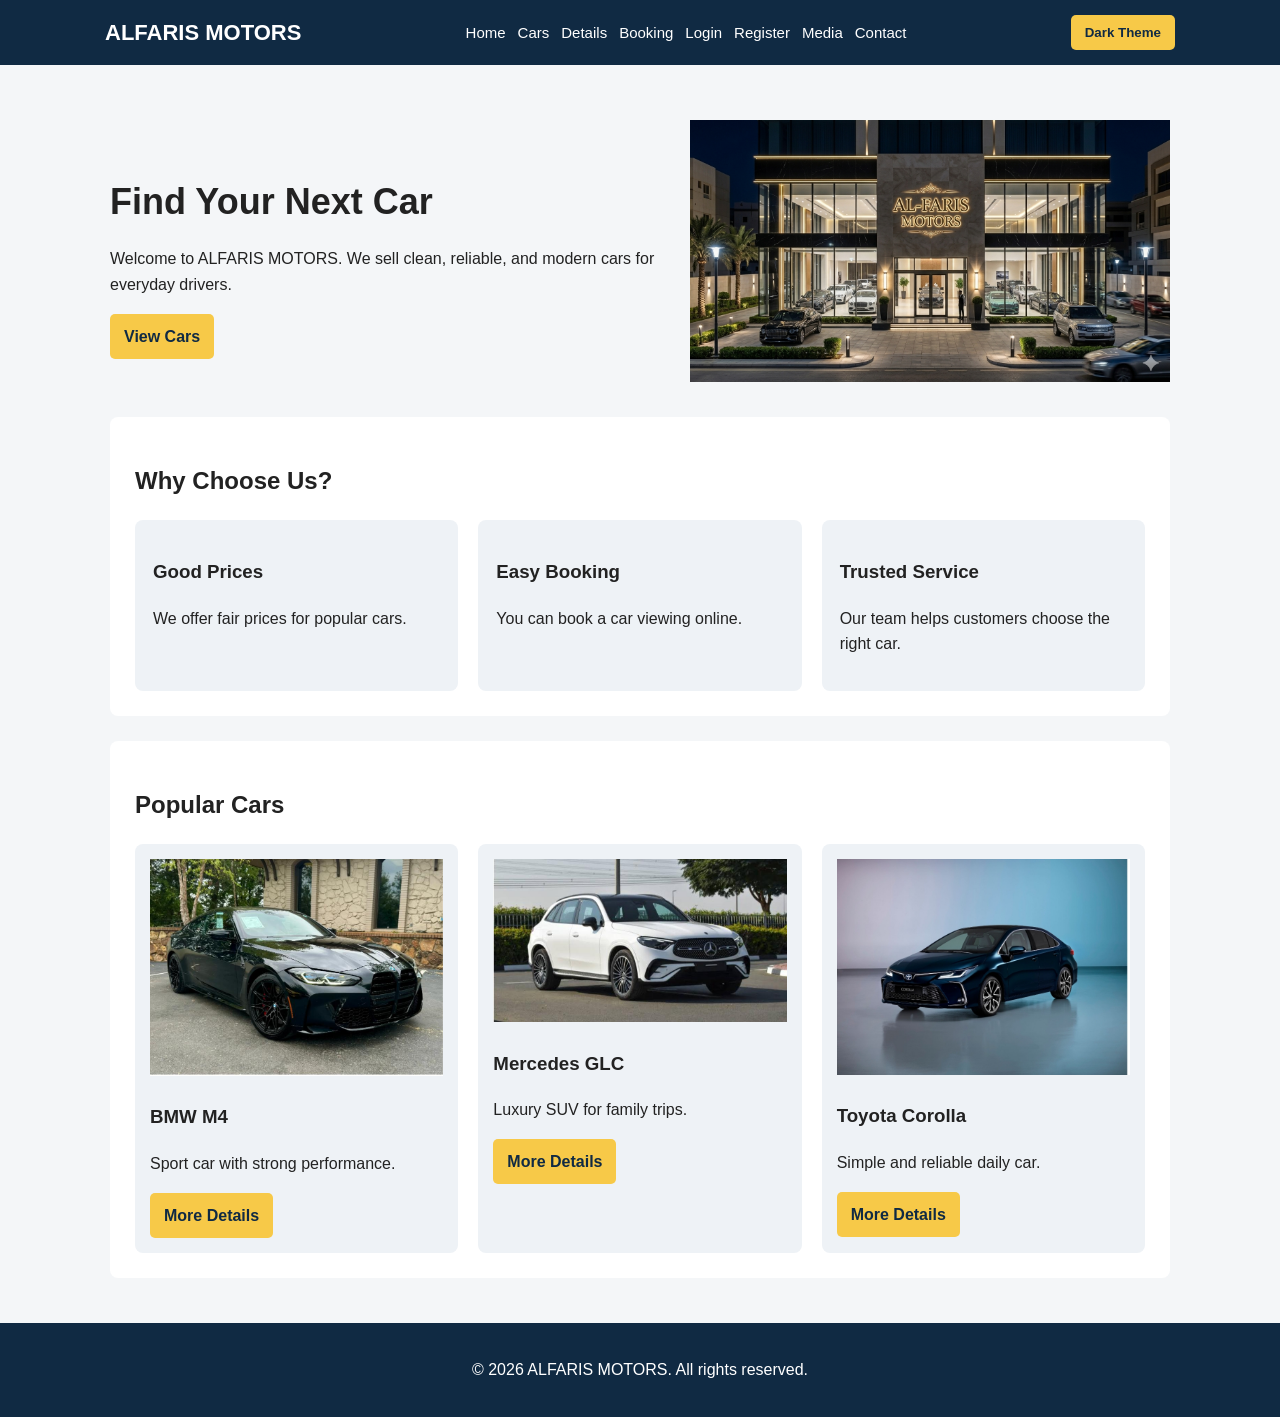
<file: index.html>
<!DOCTYPE html>
<html lang="en">
<head>
    <meta charset="UTF-8">
    <meta name="viewport" content="width=device-width, initial-scale=1.0">
    <title>ALFARIS MOTORS - Home</title>
    <link rel="stylesheet" href="style.css">
</head>
<body>
    <header>
        <nav class="navbar">
            <h1 class="logo">ALFARIS MOTORS</h1>
            <ul class="nav-links">
                <li><a href="index.html">Home</a></li>
                <li><a href="cars.html">Cars</a></li>
                <li><a href="car-details.html">Details</a></li>
                <li><a href="booking.html">Booking</a></li>
                <li><a href="login.html">Login</a></li>
                <li><a href="register.html">Register</a></li>
                <li><a href="media.html">Media</a></li>
                <li><a href="contact.html">Contact</a></li>
            </ul>
            <button id="themeButton" class="theme-button">Dark Theme</button>
        </nav>
    </header>

    <main>
        <section class="hero">
            <div class="hero-text">
                <h2>Find Your Next Car</h2>
                <p>Welcome to ALFARIS MOTORS. We sell clean, reliable, and modern cars for everyday drivers.</p>
                <a class="main-button" href="cars.html">View Cars</a>
            </div>
            <img src="showroom.png" alt="Car showroom">
        </section>

        <section class="section">
            <h2>Why Choose Us?</h2>
            <div class="features">
                <div class="feature-box">
                    <h3>Good Prices</h3>
                    <p>We offer fair prices for popular cars.</p>
                </div>
                <div class="feature-box">
                    <h3>Easy Booking</h3>
                    <p>You can book a car viewing online.</p>
                </div>
                <div class="feature-box">
                    <h3>Trusted Service</h3>
                    <p>Our team helps customers choose the right car.</p>
                </div>
            </div>
        </section>

        <section class="section">
            <h2>Popular Cars</h2>
            <div class="car-grid">
                <div class="car-card">
                    <img src="bmw-m4.jpeg" alt="BMW M4">
                    <h3>BMW M4</h3>
                    <p>Sport car with strong performance.</p>
                    <a href="car-details.html" class="small-button">More Details</a>
                </div>
                <div class="car-card">
                    <img src="mercedes-glc.jpeg" alt="Mercedes GLC">
                    <h3>Mercedes GLC</h3>
                    <p>Luxury SUV for family trips.</p>
                    <a href="car-details.html" class="small-button">More Details</a>
                </div>
                <div class="car-card">
                    <img src="toyota-corolla.jpg" alt="Toyota Corolla">
                    <h3>Toyota Corolla</h3>
                    <p>Simple and reliable daily car.</p>
                    <a href="car-details.html" class="small-button">More Details</a>
                </div>
            </div>
        </section>
    </main>

    <footer>
        <p>&copy; 2026 ALFARIS MOTORS. All rights reserved.</p>
    </footer>

    <script src="main.js"></script>
</body>
</html>
</file>
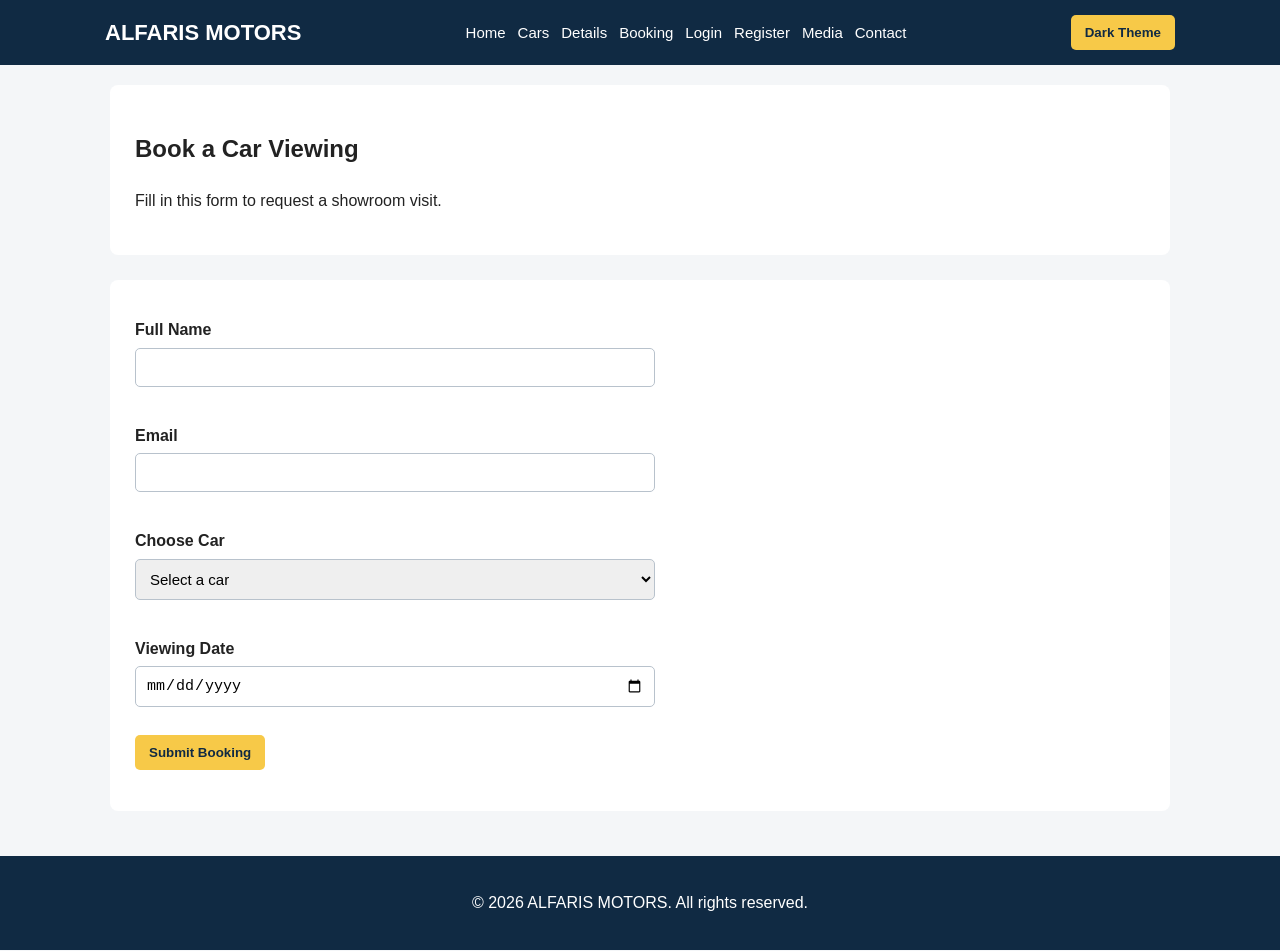
<file: booking.html>
<!DOCTYPE html>
<html lang="en">
<head>
    <meta charset="UTF-8">
    <meta name="viewport" content="width=device-width, initial-scale=1.0">
    <title>ALFARIS MOTORS - Booking</title>
    <link rel="stylesheet" href="style.css">
</head>
<body>
    <header>
        <nav class="navbar">
            <h1 class="logo">ALFARIS MOTORS</h1>
            <ul class="nav-links">
                <li><a href="index.html">Home</a></li>
                <li><a href="cars.html">Cars</a></li>
                <li><a href="car-details.html">Details</a></li>
                <li><a href="booking.html">Booking</a></li>
                <li><a href="login.html">Login</a></li>
                <li><a href="register.html">Register</a></li>
                <li><a href="media.html">Media</a></li>
                <li><a href="contact.html">Contact</a></li>
            </ul>
            <button id="themeButton" class="theme-button">Dark Theme</button>
        </nav>
    </header>

    <main>
        <section class="page-title">
            <h2>Book a Car Viewing</h2>
            <p>Fill in this form to request a showroom visit.</p>
        </section>

        <section class="form-section">
            <form id="bookingForm" novalidate>
                <label for="bookingName">Full Name</label>
                <input type="text" id="bookingName">
                <p class="error" id="bookingNameError"></p>

                <label for="bookingEmail">Email</label>
                <input type="email" id="bookingEmail">
                <p class="error" id="bookingEmailError"></p>

                <label for="bookingCar">Choose Car</label>
                <select id="bookingCar">
                    <option value="">Select a car</option>
                    <option>BMW M4</option>
                    <option>Mercedes GLC</option>
                    <option>Toyota Corolla</option>
                    <option>Honda Civic</option>
                    <option>Audi A6</option>
                    <option>Kia Sportage</option>
                </select>
                <p class="error" id="bookingCarError"></p>

                <label for="bookingDate">Viewing Date</label>
                <input type="date" id="bookingDate">
                <p class="error" id="bookingDateError"></p>

                <button type="submit" class="main-button">Submit Booking</button>
                <p class="success" id="bookingSuccess"></p>
            </form>
        </section>
    </main>

    <footer>
        <p>&copy; 2026 ALFARIS MOTORS. All rights reserved.</p>
    </footer>

    <script src="main.js"></script>
</body>
</html>
</file>
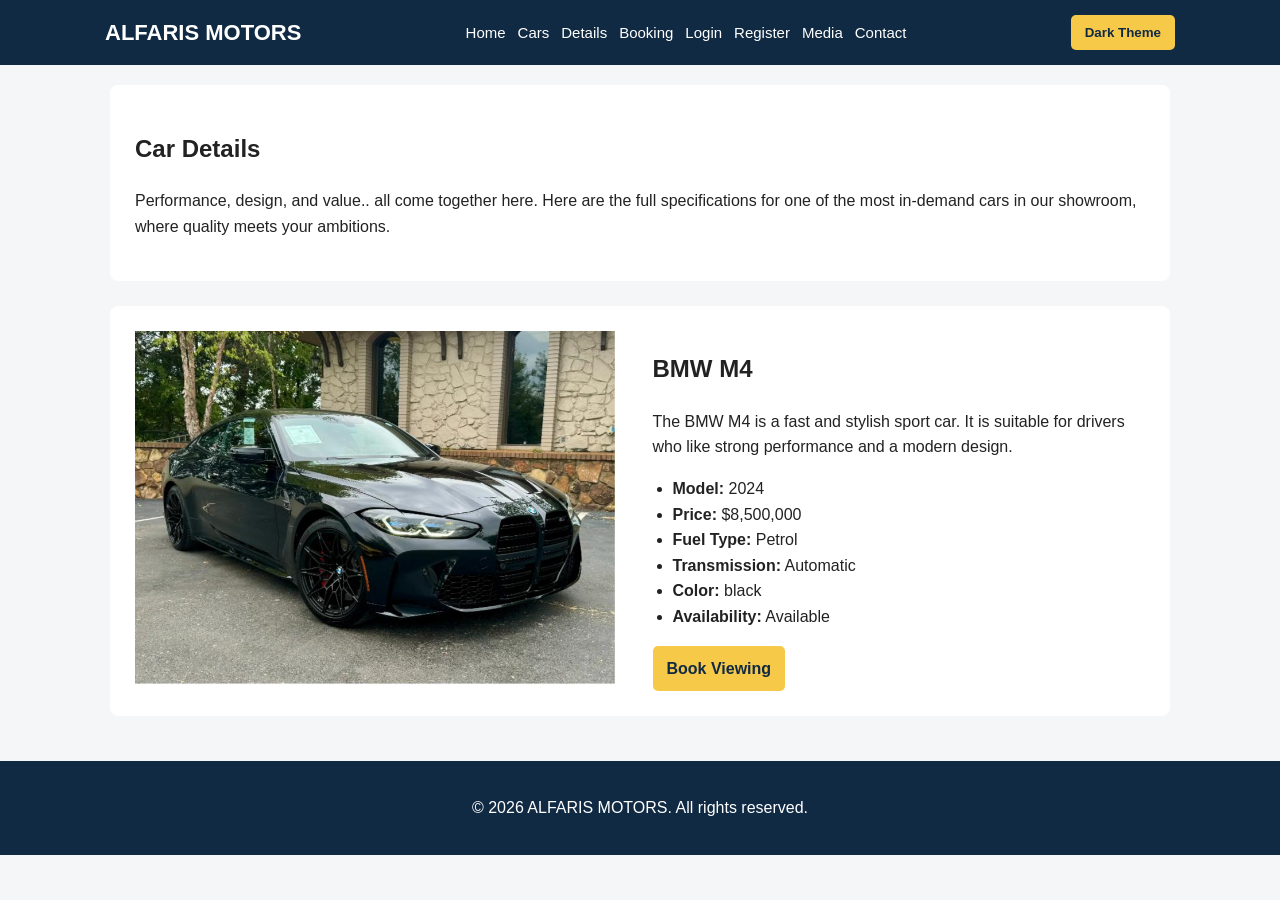
<file: car-details.html>
<!DOCTYPE html>
<html lang="en">
<head>
    <meta charset="UTF-8">
    <meta name="viewport" content="width=device-width, initial-scale=1.0">
    <title>ALFARIS MOTORS - Car Details</title>
    <link rel="stylesheet" href="style.css">
</head>
<body>
    <header>
        <nav class="navbar">
            <h1 class="logo">ALFARIS MOTORS</h1>
            <ul class="nav-links">
                <li><a href="index.html">Home</a></li>
                <li><a href="cars.html">Cars</a></li>
                <li><a href="car-details.html">Details</a></li>
                <li><a href="booking.html">Booking</a></li>
                <li><a href="login.html">Login</a></li>
                <li><a href="register.html">Register</a></li>
                <li><a href="media.html">Media</a></li>
                <li><a href="contact.html">Contact</a></li>
            </ul>
            <button id="themeButton" class="theme-button">Dark Theme</button>
        </nav>
    </header>

    <main>
        <section class="page-title">
            <h2>Car Details</h2>
            <p>Performance, design, and value.. all come together here. Here are the full specifications for one of the most in-demand cars in our showroom, where quality meets your ambitions.</p>
        </section>

        <section class="details-layout">
            <img src="bmw-m4.jpeg" alt="BMW M4">
            <div>
                <h2>BMW M4</h2>
                <p>The BMW M4 is a fast and stylish sport car. It is suitable for drivers who like strong performance and a modern design.</p>
                <ul class="info-list">
                    <li><strong>Model:</strong> 2024</li>
                    <li><strong>Price:</strong> $8,500,000</li>
                    <li><strong>Fuel Type:</strong> Petrol</li>
                    <li><strong>Transmission:</strong> Automatic</li>
                    <li><strong>Color:</strong> black</li>
                    <li><strong>Availability:</strong> Available</li>
                </ul>
                <a href="booking.html" class="main-button">Book Viewing</a>
            </div>
        </section>
    </main>

    <footer>
        <p>&copy; 2026 ALFARIS MOTORS. All rights reserved.</p>
    </footer>

    <script src="main.js"></script>
</body>
</html>
</file>
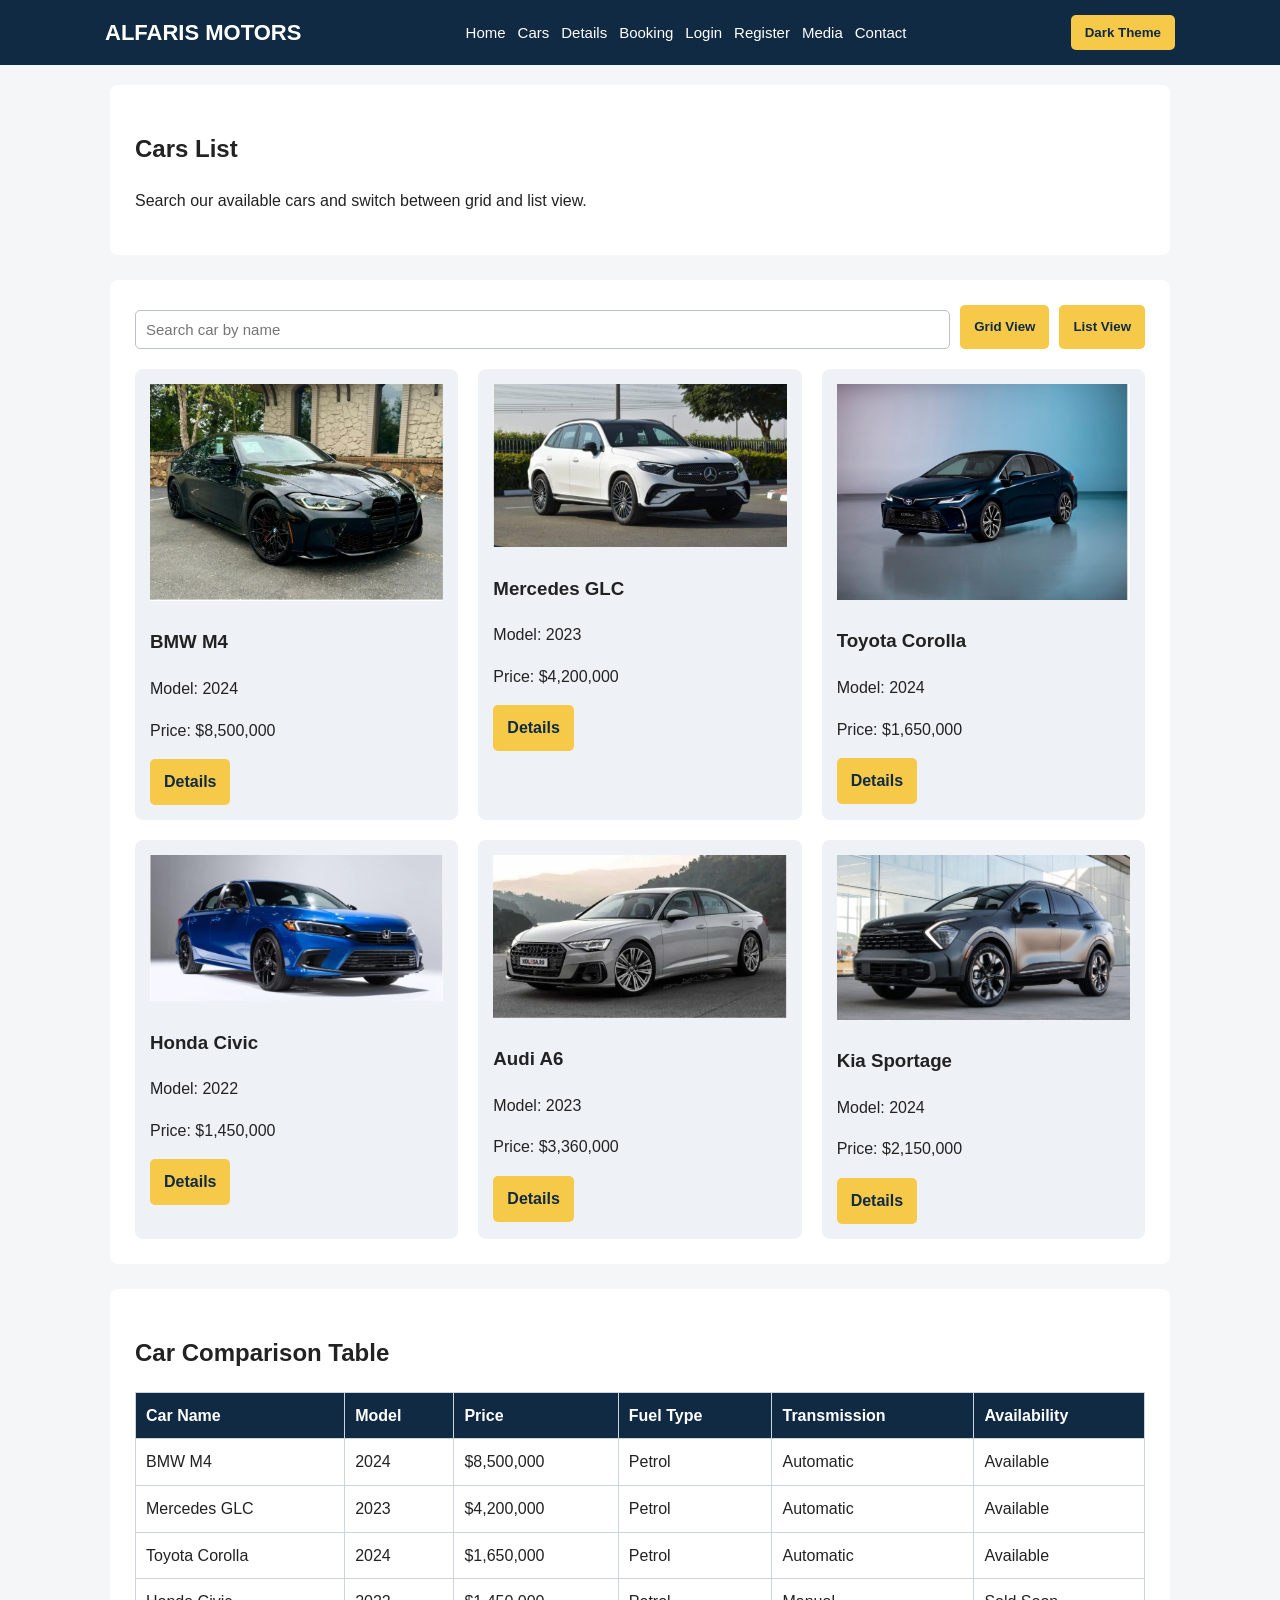
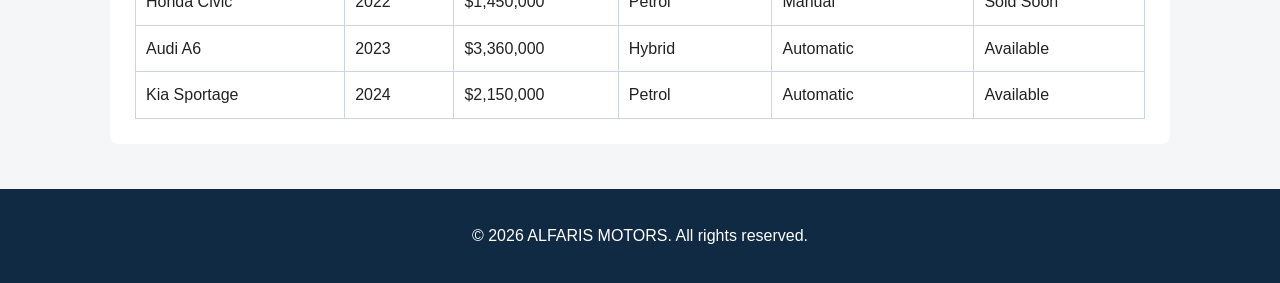
<file: cars.html>
<!DOCTYPE html>
<html lang="en">
<head>
    <meta charset="UTF-8">
    <meta name="viewport" content="width=device-width, initial-scale=1.0">
    <title>ALFARIS MOTORS - Cars</title>
    <link rel="stylesheet" href="style.css">
</head>
<body>
    <header>
        <nav class="navbar">
            <h1 class="logo">ALFARIS MOTORS</h1>
            <ul class="nav-links">
                <li><a href="index.html">Home</a></li>
                <li><a href="cars.html">Cars</a></li>
                <li><a href="car-details.html">Details</a></li>
                <li><a href="booking.html">Booking</a></li>
                <li><a href="login.html">Login</a></li>
                <li><a href="register.html">Register</a></li>
                <li><a href="media.html">Media</a></li>
                <li><a href="contact.html">Contact</a></li>
            </ul>
            <button id="themeButton" class="theme-button">Dark Theme</button>
        </nav>
    </header>

    <main>
        <section class="page-title">
            <h2>Cars List</h2>
            <p>Search our available cars and switch between grid and list view.</p>
        </section>

        <section class="section">
            <div class="tools">
                <input type="text" id="searchInput" placeholder="Search car by name">
                <button id="gridButton" class="small-button">Grid View</button>
                <button id="listButton" class="small-button">List View</button>
            </div>

            <div id="carsContainer" class="car-grid">
                <div class="car-card" data-name="BMW M4">
                    <img src="bmw-m4.jpeg" alt="BMW M4">
                    <h3>BMW M4</h3>
                    <p>Model: 2024</p>
                    <p>Price: $8,500,000</p>
                    <a href="car-details.html" class="small-button">Details</a>
                </div>
                <div class="car-card" data-name="Mercedes GLC">
                    <img src="mercedes-glc.jpeg" alt="Mercedes GLC">
                    <h3>Mercedes GLC</h3>
                    <p>Model: 2023</p>
                    <p>Price: $4,200,000</p>
                    <a href="car-details.html" class="small-button">Details</a>
                </div>
                <div class="car-card" data-name="Toyota Corolla">
                    <img src="toyota-corolla.jpg" alt="Toyota Corolla">
                    <h3>Toyota Corolla</h3>
                    <p>Model: 2024</p>
                    <p>Price: $1,650,000</p>
                    <a href="car-details.html" class="small-button">Details</a>
                </div>
                <div class="car-card" data-name="Honda Civic">
                    <img src="honda-civic.jpeg" alt="Honda Civic">
                    <h3>Honda Civic</h3>
                    <p>Model: 2022</p>
                    <p>Price: $1,450,000</p>
                    <a href="car-details.html" class="small-button">Details</a>
                </div>
                <div class="car-card" data-name="Audi A6">
                    <img src="audi-a6.jpeg" alt="Audi A6">
                    <h3>Audi A6</h3>
                    <p>Model: 2023</p>
                    <p>Price: $3,360,000</p>
                    <a href="car-details.html" class="small-button">Details</a>
                </div>
                <div class="car-card" data-name="Kia Sportage">
                    <img src="kia-sportage.jpeg" alt="Kia Sportage">
                    <h3>Kia Sportage</h3>
                    <p>Model: 2024</p>
                    <p>Price: $2,150,000</p>
                    <a href="car-details.html" class="small-button">Details</a>
                </div>
            </div>
        </section>

        <section class="section">
            <h2>Car Comparison Table</h2>
            <div class="table-box">
                <table>
                    <thead>
                        <tr>
                            <th>Car Name</th>
                            <th>Model</th>
                            <th>Price</th>
                            <th>Fuel Type</th>
                            <th>Transmission</th>
                            <th>Availability</th>
                        </tr>
                    </thead>
                    <tbody>
                        <tr>
                            <td>BMW M4</td>
                            <td>2024</td>
                            <td>$8,500,000</td>
                            <td>Petrol</td>
                            <td>Automatic</td>
                            <td>Available</td>
                        </tr>
                        <tr>
                            <td>Mercedes GLC</td>
                            <td>2023</td>
                            <td>$4,200,000</td>
                            <td>Petrol</td>
                            <td>Automatic</td>
                            <td>Available</td>
                        </tr>
                        <tr>
                            <td>Toyota Corolla</td>
                            <td>2024</td>
                            <td>$1,650,000</td>
                            <td>Petrol</td>
                            <td>Automatic</td>
                            <td>Available</td>
                        </tr>
                        <tr>
                            <td>Honda Civic</td>
                            <td>2022</td>
                            <td>$1,450,000</td>
                            <td>Petrol</td>
                            <td>Manual</td>
                            <td>Sold Soon</td>
                        </tr>
                        <tr>
                            <td>Audi A6</td>
                            <td>2023</td>
                            <td>$3,360,000</td>
                            <td>Hybrid</td>
                            <td>Automatic</td>
                            <td>Available</td>
                        </tr>
                        <tr>
                            <td>Kia Sportage</td>
                            <td>2024</td>
                            <td>$2,150,000</td>
                            <td>Petrol</td>
                            <td>Automatic</td>
                            <td>Available</td>
                        </tr>
                    </tbody>
                </table>
            </div>
        </section>
    </main>

    <footer>
        <p>&copy; 2026 ALFARIS MOTORS. All rights reserved.</p>
    </footer>

    <script src="main.js"></script>
</body>
</html>
</file>
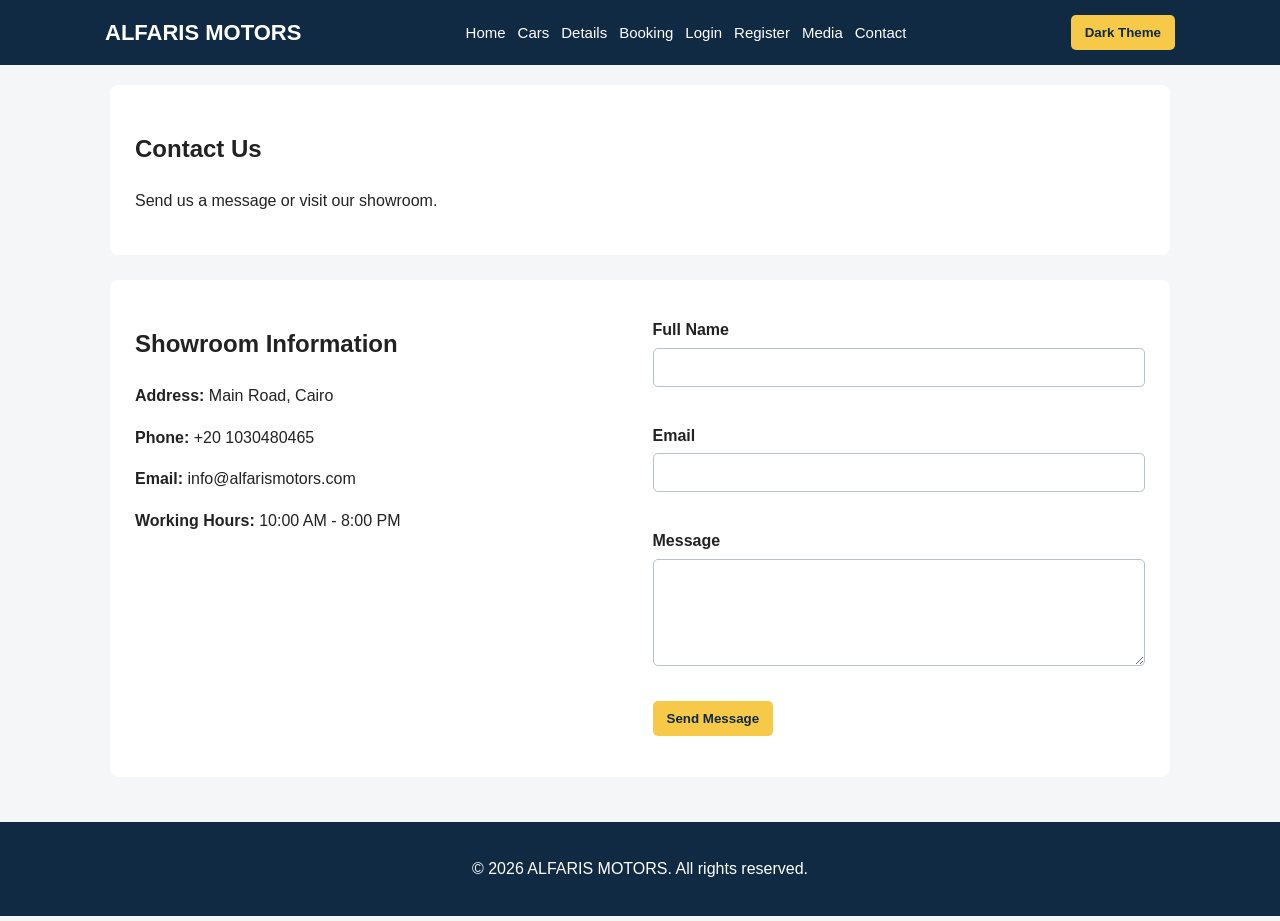
<file: contact.html>
<!DOCTYPE html>
<html lang="en">
<head>
    <meta charset="UTF-8">
    <meta name="viewport" content="width=device-width, initial-scale=1.0">
    <title>ALFARIS MOTORS - Contact</title>
    <link rel="stylesheet" href="style.css">
</head>
<body>
    <header>
        <nav class="navbar">
            <h1 class="logo">ALFARIS MOTORS</h1>
            <ul class="nav-links">
                <li><a href="index.html">Home</a></li>
                <li><a href="cars.html">Cars</a></li>
                <li><a href="car-details.html">Details</a></li>
                <li><a href="booking.html">Booking</a></li>
                <li><a href="login.html">Login</a></li>
                <li><a href="register.html">Register</a></li>
                <li><a href="media.html">Media</a></li>
                <li><a href="contact.html">Contact</a></li>
            </ul>
            <button id="themeButton" class="theme-button">Dark Theme</button>
        </nav>
    </header>

    <main>
        <section class="page-title">
            <h2>Contact Us</h2>
            <p>Send us a message or visit our showroom.</p>
        </section>

        <section class="contact-layout">
            <div class="contact-info">
                <h2>Showroom Information</h2>
                <p><strong>Address:</strong> Main Road, Cairo</p>
                <p><strong>Phone:</strong> +20 1030480465</p>
                <p><strong>Email:</strong> info@alfarismotors.com</p>
                <p><strong>Working Hours:</strong> 10:00 AM - 8:00 PM</p>
            </div>

            <form id="contactForm" novalidate>
                <label for="contactName">Full Name</label>
                <input type="text" id="contactName">
                <p class="error" id="contactNameError"></p>

                <label for="contactEmail">Email</label>
                <input type="email" id="contactEmail">
                <p class="error" id="contactEmailError"></p>

                <label for="contactMessage">Message</label>
                <textarea id="contactMessage" rows="5"></textarea>
                <p class="error" id="contactMessageError"></p>

                <button type="submit" class="main-button">Send Message</button>
                <p class="success" id="contactSuccess"></p>
            </form>
        </section>
    </main>

    <footer>
        <p>&copy; 2026 ALFARIS MOTORS. All rights reserved.</p>
    </footer>

    <script src="main.js"></script>
</body>
</html>
</file>
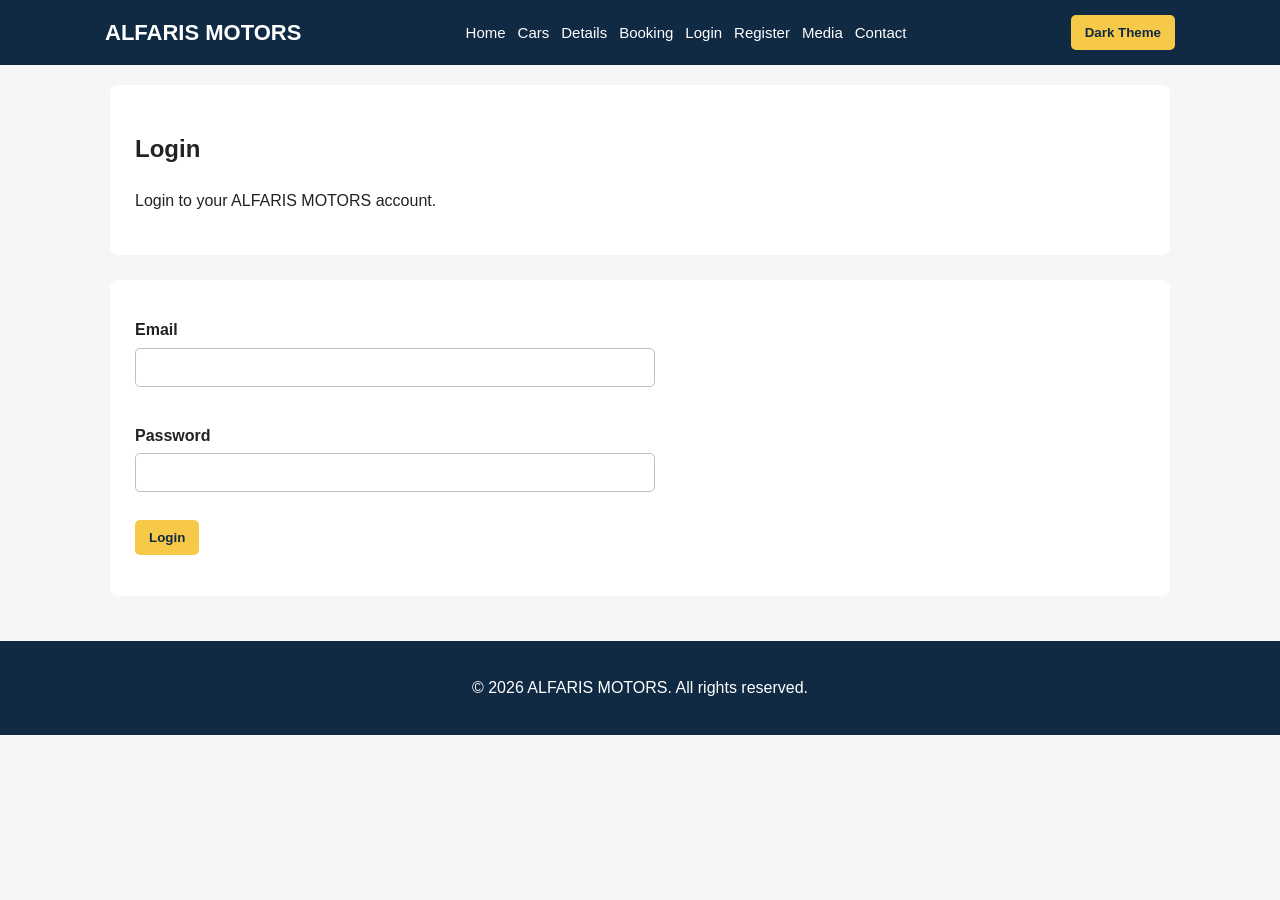
<file: login.html>
<!DOCTYPE html>
<html lang="en">
<head>
    <meta charset="UTF-8">
    <meta name="viewport" content="width=device-width, initial-scale=1.0">
    <title>ALFARIS MOTORS - Login</title>
    <link rel="stylesheet" href="style.css">
</head>
<body>
    <header>
        <nav class="navbar">
            <h1 class="logo">ALFARIS MOTORS</h1>
            <ul class="nav-links">
                <li><a href="index.html">Home</a></li>
                <li><a href="cars.html">Cars</a></li>
                <li><a href="car-details.html">Details</a></li>
                <li><a href="booking.html">Booking</a></li>
                <li><a href="login.html">Login</a></li>
                <li><a href="register.html">Register</a></li>
                <li><a href="media.html">Media</a></li>
                <li><a href="contact.html">Contact</a></li>
            </ul>
            <button id="themeButton" class="theme-button">Dark Theme</button>
        </nav>
    </header>

    <main>
        <section class="page-title">
            <h2>Login</h2>
            <p>Login to your ALFARIS MOTORS account.</p>
        </section>

        <section class="form-section">
            <form id="loginForm" novalidate>
                <label for="loginEmail">Email</label>
                <input type="email" id="loginEmail">
                <p class="error" id="loginEmailError"></p>

                <label for="loginPassword">Password</label>
                <input type="password" id="loginPassword">
                <p class="error" id="loginPasswordError"></p>

                <button type="submit" class="main-button">Login</button>
                <p class="success" id="loginSuccess"></p>
            </form>
        </section>
    </main>

    <footer>
        <p>&copy; 2026 ALFARIS MOTORS. All rights reserved.</p>
    </footer>

    <script src="main.js"></script>
</body>
</html>
</file>
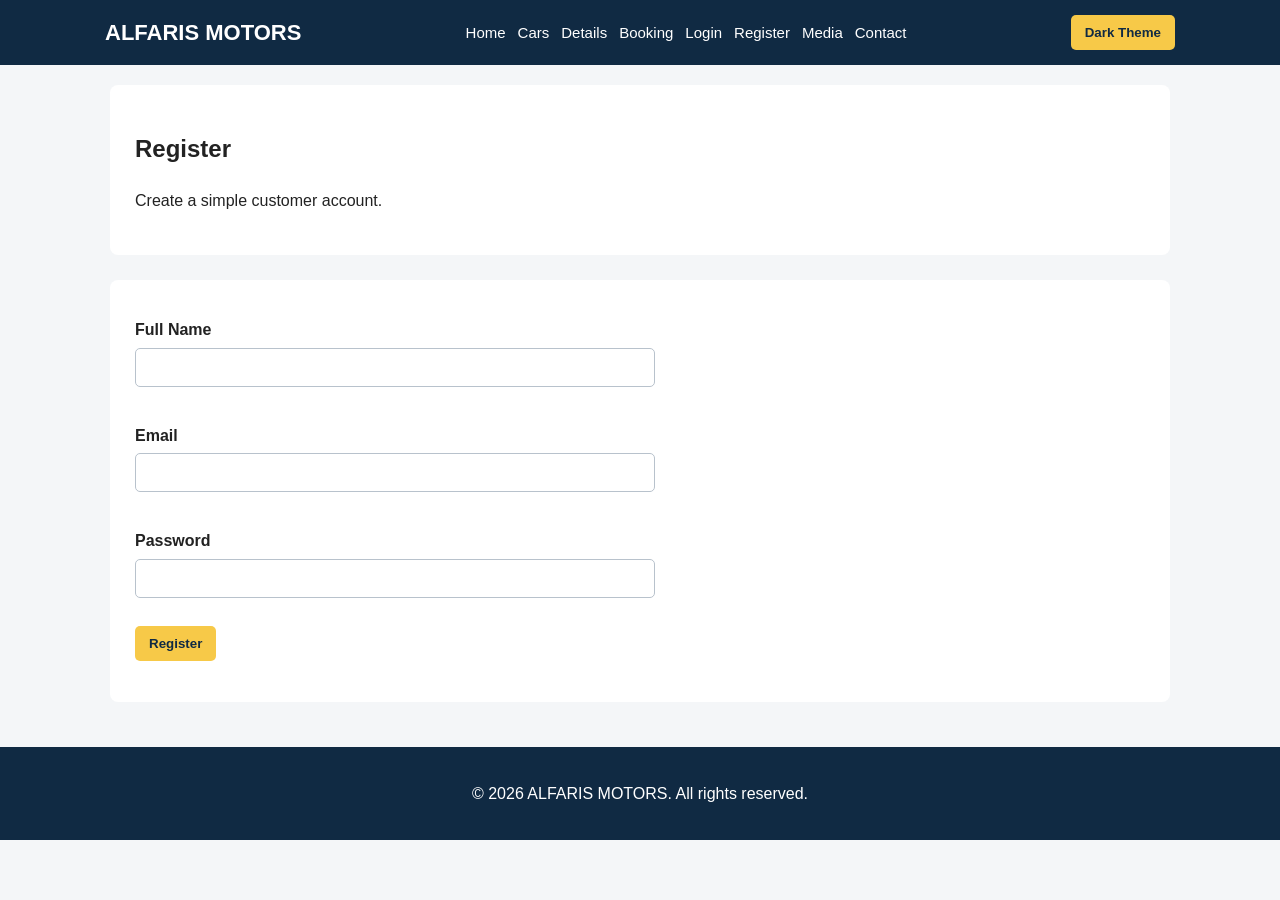
<file: register.html>
<!DOCTYPE html>
<html lang="en">
<head>
    <meta charset="UTF-8">
    <meta name="viewport" content="width=device-width, initial-scale=1.0">
    <title>ALFARIS MOTORS - Register</title>
    <link rel="stylesheet" href="style.css">
</head>
<body>
    <header>
        <nav class="navbar">
            <h1 class="logo">ALFARIS MOTORS</h1>
            <ul class="nav-links">
                <li><a href="index.html">Home</a></li>
                <li><a href="cars.html">Cars</a></li>
                <li><a href="car-details.html">Details</a></li>
                <li><a href="booking.html">Booking</a></li>
                <li><a href="login.html">Login</a></li>
                <li><a href="register.html">Register</a></li>
                <li><a href="media.html">Media</a></li>
                <li><a href="contact.html">Contact</a></li>
            </ul>
            <button id="themeButton" class="theme-button">Dark Theme</button>
        </nav>
    </header>

    <main>
        <section class="page-title">
            <h2>Register</h2>
            <p>Create a simple customer account.</p>
        </section>

        <section class="form-section">
            <form id="registerForm" novalidate>
                <label for="registerName">Full Name</label>
                <input type="text" id="registerName">
                <p class="error" id="registerNameError"></p>

                <label for="registerEmail">Email</label>
                <input type="email" id="registerEmail">
                <p class="error" id="registerEmailError"></p>

                <label for="registerPassword">Password</label>
                <input type="password" id="registerPassword">
                <p class="error" id="registerPasswordError"></p>

                <button type="submit" class="main-button">Register</button>
                <p class="success" id="registerSuccess"></p>
            </form>
        </section>
    </main>

    <footer>
        <p>&copy; 2026 ALFARIS MOTORS. All rights reserved.</p>
    </footer>

    <script src="main.js"></script>
</body>
</html>
</file>
<file: style.css>
* {
    box-sizing: border-box;
}

body {
    margin: 0;
    font-family: Arial, sans-serif;
    background-color: #f4f6f8;
    color: #222;
    line-height: 1.6;
}

body.dark-theme {
    background-color: #121820;
    color: #f1f1f1;
}

header {
    background-color: #102a43;
    color: white;
}

.navbar {
    max-width: 1100px;
    margin: auto;
    padding: 15px;
    display: flex;
    align-items: center;
    justify-content: space-between;
    gap: 15px;
}

.logo {
    font-size: 22px;
    margin: 0;
}

.nav-links {
    list-style: none;
    display: flex;
    flex-wrap: wrap;
    gap: 12px;
    padding: 0;
    margin: 0;
}

.nav-links a {
    color: white;
    text-decoration: none;
    font-size: 15px;
}

.nav-links a:hover {
    color: #f7c948;
}

.theme-button,
.main-button,
.small-button {
    border: none;
    background-color: #f7c948;
    color: #102a43;
    padding: 10px 14px;
    border-radius: 5px;
    cursor: pointer;
    text-decoration: none;
    display: inline-block;
    font-weight: bold;
}

.theme-button:hover,
.main-button:hover,
.small-button:hover {
    background-color: #d9a900;
}

main {
    max-width: 1100px;
    margin: auto;
    padding: 20px;
}

.hero {
    display: flex;
    align-items: center;
    gap: 30px;
    padding: 35px 0;
}

.hero-text {
    flex: 1;
}

.hero h2 {
    font-size: 36px;
    margin-bottom: 10px;
}

.hero img,
.details-layout img {
    width: 100%;
    max-width: 480px;
}

.section,
.page-title,
.form-section,
.contact-layout,
.details-layout {
    background-color: white;
    padding: 25px;
    margin-bottom: 25px;
    border-radius: 8px;
}

.dark-theme .section,
.dark-theme .page-title,
.dark-theme .form-section,
.dark-theme .contact-layout,
.dark-theme .details-layout,
.dark-theme .car-card,
.dark-theme .feature-box,
.dark-theme .contact-info {
    background-color: #1f2933;
}

.features {
    display: flex;
    gap: 20px;
}

.feature-box {
    background-color: #eef2f6;
    padding: 18px;
    border-radius: 8px;
    flex: 1;
}

.car-grid {
    display: grid;
    grid-template-columns: repeat(3, 1fr);
    gap: 20px;
}

.car-list {
    display: block;
}

.car-list .car-card {
    display: flex;
    align-items: center;
    gap: 20px;
    margin-bottom: 15px;
}

.car-list .car-card img {
    width: 180px;
}

.car-card {
    background-color: #eef2f6;
    padding: 15px;
    border-radius: 8px;
    transition: transform 0.2s, box-shadow 0.2s;
}

.car-card:hover {
    transform: translateY(-5px);
    box-shadow: 0 4px 12px rgba(0, 0, 0, 0.15);
}

.car-card img {
    width: 100%;
}

.tools {
    display: flex;
    flex-wrap: wrap;
    gap: 10px;
    margin-bottom: 20px;
}

.tools input {
    flex: 1;
    min-width: 220px;
}

.table-box {
    overflow-x: auto;
}

table {
    width: 100%;
    border-collapse: collapse;
}

th,
td {
    border: 1px solid #cbd5df;
    padding: 10px;
    text-align: left;
}

th {
    background-color: #102a43;
    color: white;
}

.details-layout,
.contact-layout {
    display: grid;
    grid-template-columns: 1fr 1fr;
    gap: 25px;
    align-items: start;
}

.info-list {
    padding-left: 20px;
}

form {
    max-width: 520px;
}

label {
    display: block;
    margin-top: 12px;
    font-weight: bold;
}

input,
select,
textarea {
    width: 100%;
    padding: 10px;
    margin-top: 5px;
    border: 1px solid #b8c2cc;
    border-radius: 5px;
    font-size: 15px;
}

textarea {
    resize: vertical;
}

.error {
    color: #d64545;
    font-size: 14px;
    min-height: 20px;
    margin: 4px 0;
}

.success {
    color: #0b7285;
    font-weight: bold;
}

.gallery {
    display: grid;
    grid-template-columns: repeat(3, 1fr);
    gap: 15px;
}

.gallery img {
    width: 100%;
    background-color: #eef2f6;
    border-radius: 8px;
    padding: 10px;
}

.media-box video,
.media-box audio {
    width: 100%;
    max-width: 700px;
}

.note {
    color: #657786;
}

footer {
    text-align: center;
    padding: 18px;
    background-color: #102a43;
    color: white;
}
@media (max-width: 800px) {
    .navbar,
    .hero,
    .features {
        flex-direction: column;
        align-items: flex-start;
    }

    .car-grid,
    .gallery,
    .details-layout,
    .contact-layout {
        grid-template-columns: 1fr;
    }

    .car-list .car-card {
        display: block;
    }

    .car-list .car-card img {
        width: 100%;
    }
}
</file>
